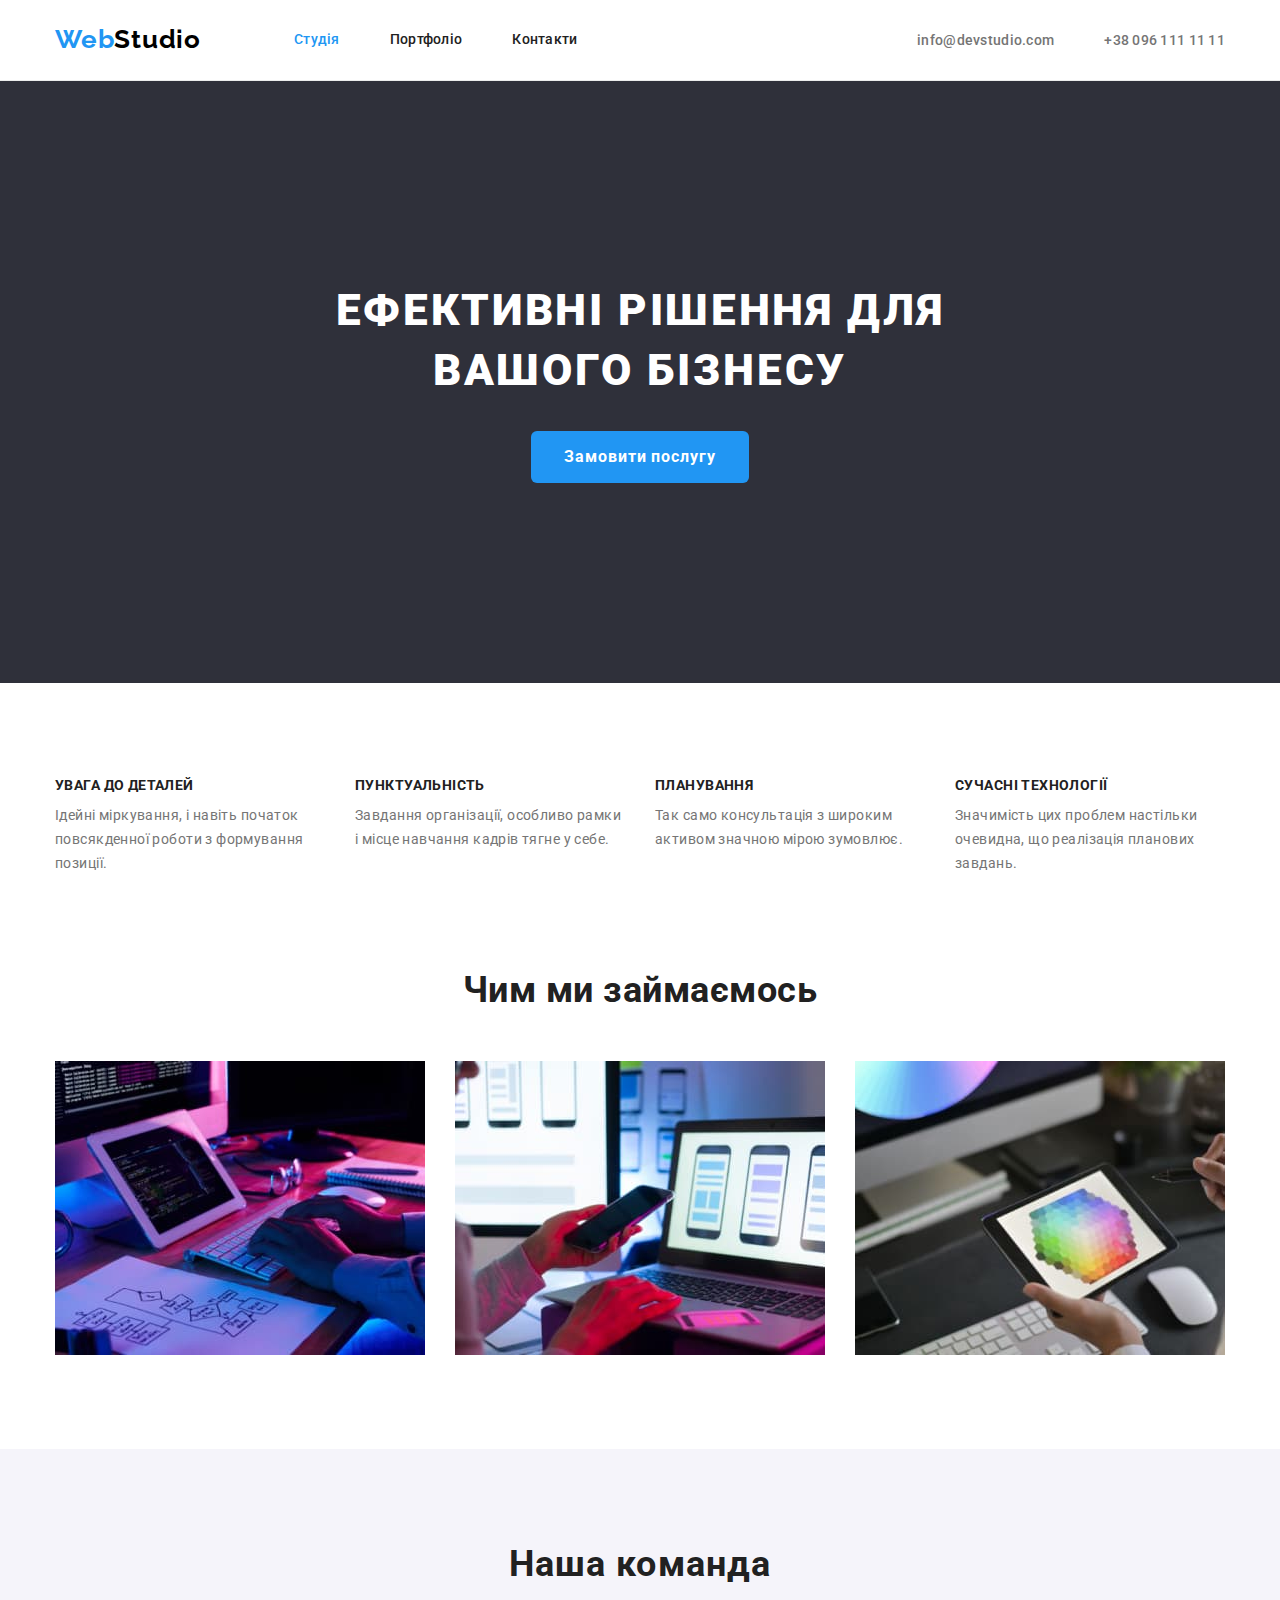
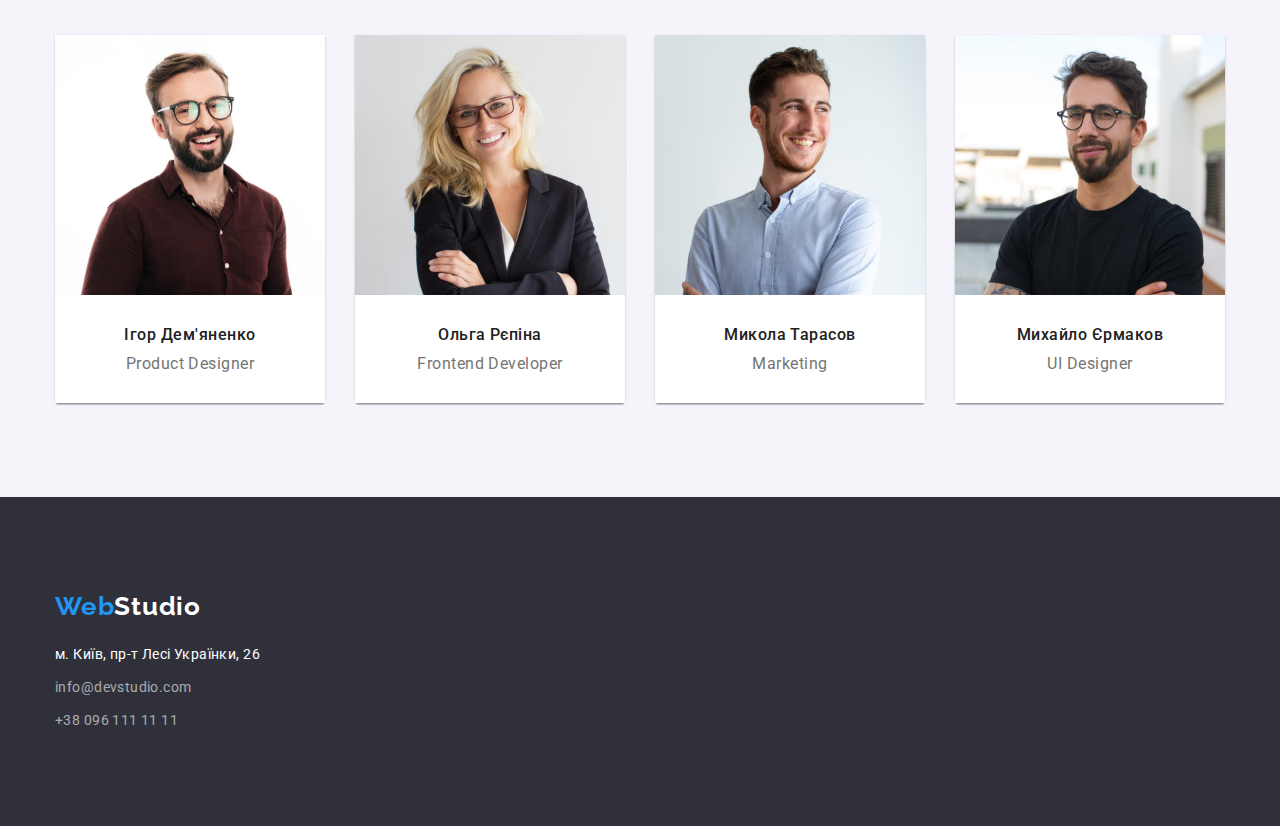
<file: index.html>
<!DOCTYPE html>
<html lang="uk">
  <head>
    <meta charset="UTF-8" />
    <meta name="description" content="Ефективні рішення для вашого бізнесу" />
    <meta http-equiv="X-UA-Compatible" content="IE=edge" />
    <title>Web Studio (Verion 2.1)</title>
    <!-- Шрифти -->
    <link rel="preconnect" href="https://fonts.googleapis.com" />
    <link rel="preconnect" href="https://fonts.gstatic.com" crossorigin />
    <link
      href="https://fonts.googleapis.com/css2?family=Raleway:wght@700&family=Roboto:wght@400;500;700;900&display=swap"
      rel="stylesheet"
    />
    <!--Нормалізатор-->
    <link
      rel="stylesheet"
      href="https://cdnjs.cloudflare.com/ajax/libs/modern-normalize/1.1.0/modern-normalize.min.css"
    />
    <!-- Стилі -->
    <link rel="stylesheet" href="./css/styles.css" />
  </head>
  <body>
    <!--Шапка сайту-->
    <header class="header">
      <div class="container container-header">
        <a class="site-logo" href="./index.html">Web<span class="logo-black">Studio</span></a>
        <nav class="header-navigation">
          <ul class="heder-navi-list list">
            <!--Посилання для переходу на інші сторінки нашого сайту-->
            <li class="list">
              <a class="list-description touch" href="./index.html">Студія</a>
            </li>
            <li class="list"><a class="list-description" href="./portfolio.html">Портфоліо</a></li>
            <li class="list"><a class="list-description" href="/contacts">Контакти</a></li>
          </ul>
        </nav>
        <ul class="list-contacts list">
          <li class="list-con">
            <a class="header-contact" href="mailto:info@devstudio.com">info@devstudio.com</a>
          </li>
          <li class="list-con">
            <a class="header-contact" href="tel:+380961111111">+38 096 111 11 11</a>
          </li>
        </ul>
      </div>
    </header>
    <!--Основний контент-->
    <main class="main">
      <!--Заголовок-->
      <section class="section-head section">
        <div class="container">
          <h1 class="head-text">Ефективні рішення для вашого бізнесу</h1>
          <button type="button" class="button-order">Замовити послугу</button>
        </div>
      </section>
      <!--Особливості-->
      <section class="section specials">
        <div class="container">
          <h2 class="visually-hidden">Особливсоті команди</h2>
          <ul class="list-specials list">
            <li class="list-specials-item">
              <h3 class="specials-head">Увага до деталей</h3>
              <p class="specials-paragraph">
                Ідейні міркування, і навіть початок повсякденної роботи з формування позиції.
              </p>
            </li>
            <li class="list-specials-item">
              <h3 class="specials-head">Пунктуальність</h3>
              <p class="specials-paragraph">
                Завдання організації, особливо рамки і місце навчання кадрів тягне у себе.
              </p>
            </li>
            <li class="list-specials-item">
              <h3 class="specials-head">Планування</h3>
              <p class="specials-paragraph">
                Так само консультація з широким активом значною мірою зумовлює.
              </p>
            </li>
            <li class="list-specials-item">
              <h3 class="specials-head">Сучасні технології</h3>
              <p class="specials-paragraph">
                Значимість цих проблем настільки очевидна, що реалізація планових завдань.
              </p>
            </li>
          </ul>
        </div>
      </section>
      <!--Чим ми займаємось-->
      <section class="section work">
        <div class="container">
          <h2 class="work-head">Чим ми займаємось</h2>
          <ul class="work-list list">
            <li class="work-item">
              <img
                class="work-image"
                src="images/img1.jpg"
                alt="Ipad Air з клавіатурою на сірому дерев'яному столі"
                width="370"
                height="294"
              />
            </li>
            <li class="work-item">
              <img
                class="work-image"
                src="images/img2.jpg"
                alt="Iphone в руці та ноутбук на столі"
                width="370"
                height="294"
              />
            </li>
            <li class="work-item">
              <img
                class="work-image"
                src="images/img3.jpg"
                alt="Ipad в руці з кольоровою картинкою"
                width="370"
                height="294"
              />
            </li>
          </ul>
        </div>
      </section>
      <!--Наша команда-->
      <section class="section team">
        <div class="container">
          <h2 class="team-head">Наша команда</h2>
          <ul class="team-list list">
            <li class="team-item">
              <img
                class="team-image"
                src="images/img4.jpg"
                alt="Чоловік в окулярах посміхається"
                width="270"
                height="260"
              />
              <div class="teamate-cntnr">
                <h3 class="teamate">Ігор Дем'яненко</h3>
                <p class="teamate-position">Product Designer</p>
              </div>
            </li>
            <li class="team-item">
              <img
                class="team-image"
                src="images/img5.jpg"
                alt="Світловолоса жінка в окулярах посміхається"
                width="270"
                height="260"
              />
              <div class="teamate-cntnr">
                <h3 class="teamate">Ольга Рєпіна</h3>
                <p class="teamate-position">Frontend Developer</p>
              </div>
            </li>
            <li class="team-item">
              <img
                class="team-image"
                src="images/img6.jpg"
                alt="Чоловік в голубій сорочці посміхається"
                width="270"
                height="260"
              />
              <div class="teamate-cntnr">
                <h3 class="teamate">Микола Тарасов</h3>
                <p class="teamate-position">Marketing</p>
              </div>
            </li>
            <li class="team-item">
              <img
                class="team-image"
                src="images/img7.jpg"
                alt="Чоловік з бродою в темній футболці посміхається"
                width="270"
                height="260"
              />
              <div class="teamate-cntnr">
                <h3 class="teamate">Михайло Єрмаков</h3>
                <p class="teamate-position">UI Designer</p>
              </div>
            </li>
          </ul>
        </div>
      </section>
    </main>
    <!--Нижня частина-->
    <footer class="section footer">
      <div class="container">
        <a class="footer-site-logo logofooter" href="./index.html"
          >Web<span class="logo-white">Studio</span></a
        >
        <address class="adress">
          <ul class="adress-list list">
            <li class="adress-item">
              <a
                class="link"
                href="https://goo.gl/maps/pMzpVghWTdphN7kk7"
                target="_blank"
                rel="noopener noreferrer"
                >м. Київ, пр-т Лесі Українки, 26
              </a>
            </li>
            <li class="adress-item">
              <a class="footer-contact" href="mailto:info@devstudio.com">info@devstudio.com</a>
            </li>
            <li class="adress-item">
              <a class="footer-contact" href="tel:+380961111111">+38 096 111 11 11</a>
            </li>
          </ul>
        </address>
      </div>
    </footer>
  </body>
</html>
</file>
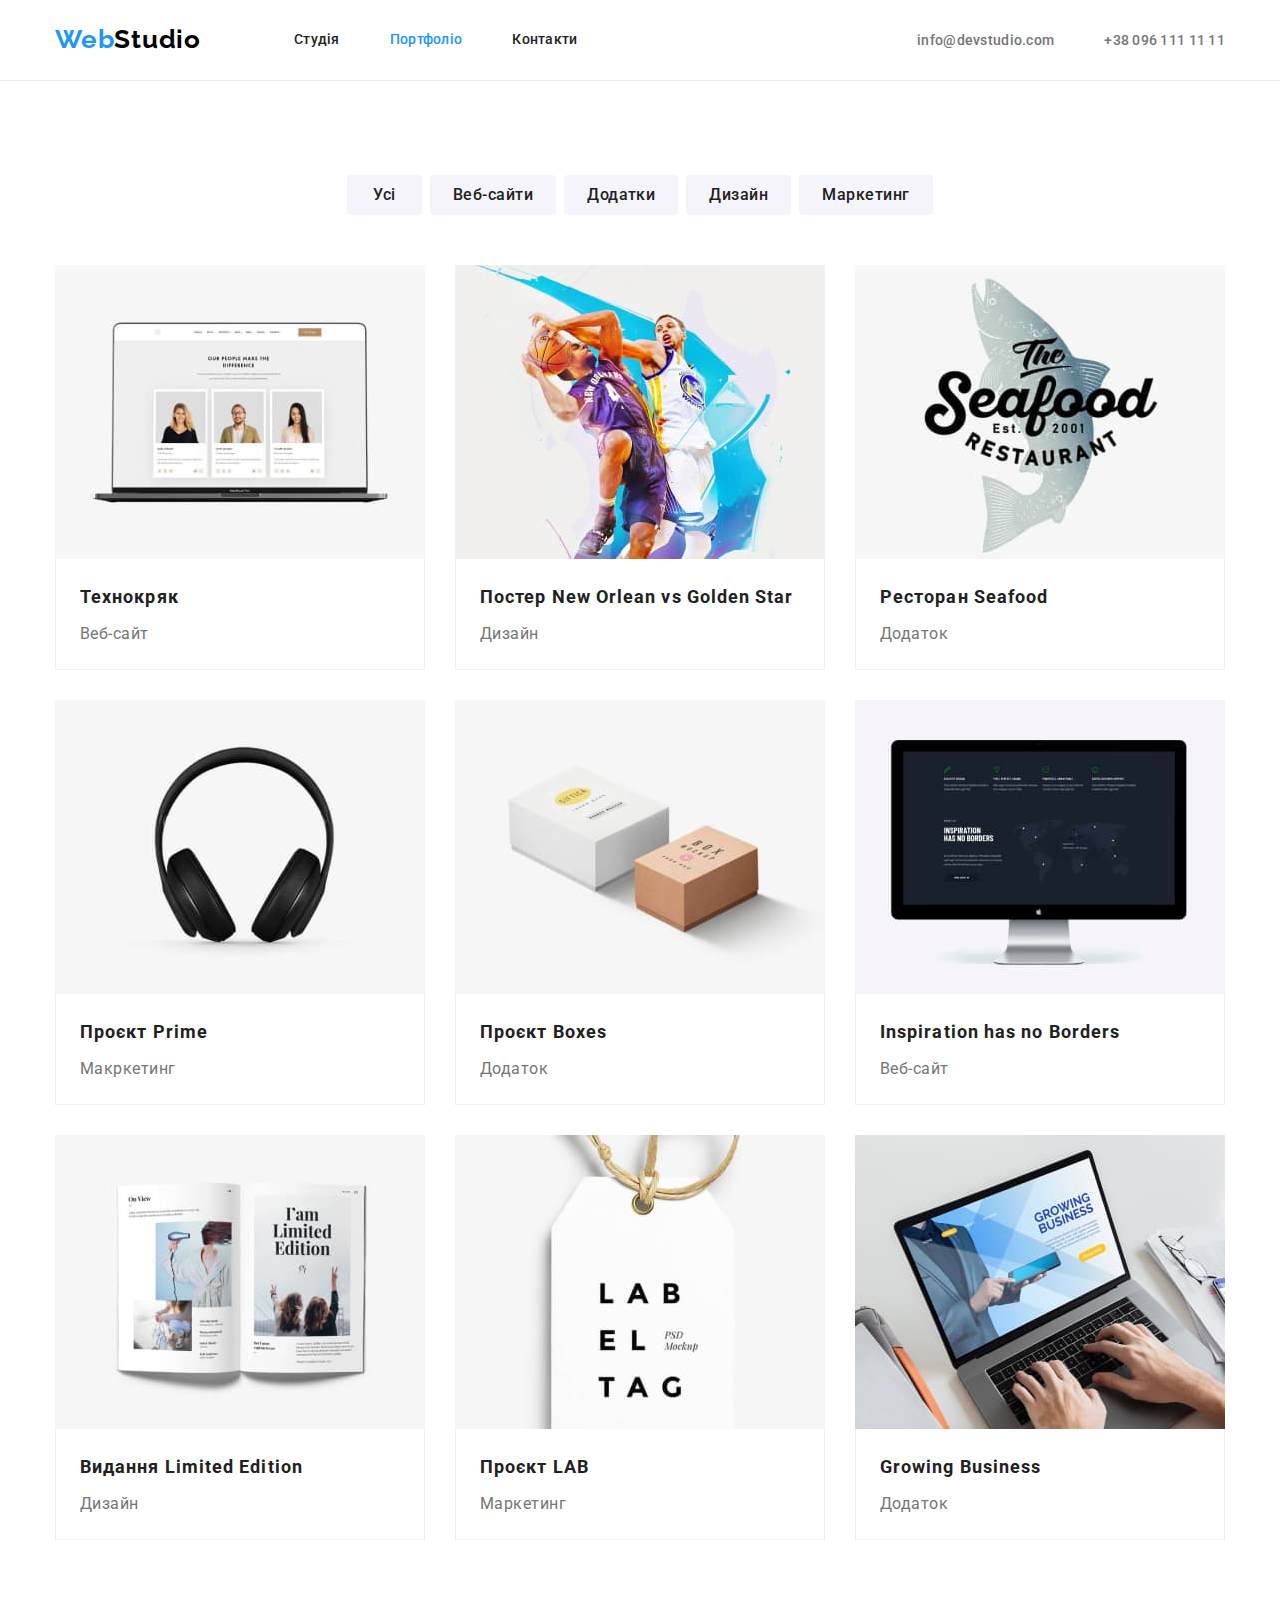
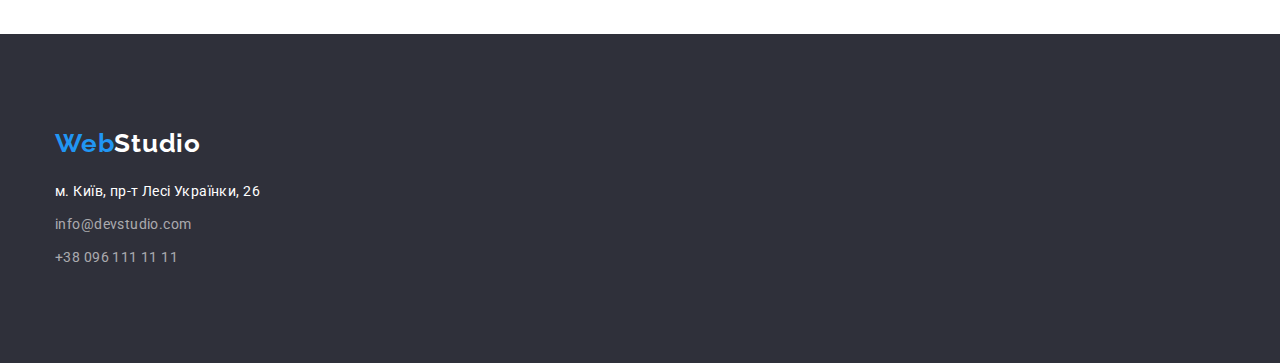
<file: portfolio.html>
<!DOCTYPE html>
<html lang="uk">
  <head>
    <meta charset="UTF-8" />
    <meta name="description" content="Ефективні рішення для вашого бізнесу" />
    <meta http-equiv="X-UA-Compatible" content="IE=edge" />
    <title>Web Studio (Verion 2.1)</title>
    <!-- Шрифти -->
    <link rel="preconnect" href="https://fonts.googleapis.com" />
    <link rel="preconnect" href="https://fonts.gstatic.com" crossorigin />
    <link
      href="https://fonts.googleapis.com/css2?family=Raleway:wght@700&family=Roboto:wght@400;500;700;900&display=swap"
      rel="stylesheet"
    />
    <!--Нормалізатор-->
    <link
      rel="stylesheet"
      href="https://cdnjs.cloudflare.com/ajax/libs/modern-normalize/1.1.0/modern-normalize.min.css"
    />
    <!-- Стилі -->
    <link rel="stylesheet" href="./css/styles.css" />
  </head>
  <body>
    <!--Шапка сайту-->
    <header class="header">
      <div class="container container-header">
        <a class="site-logo" href="./index.html">Web<span class="logo-black">Studio</span></a>
        <nav class="header-navigation">
          <ul class="heder-navi-list list">
            <!--Посилання для переходу на інші сторінки нашого сайту-->
            <li class="list">
              <a class="list-description" href="./index.html">Студія</a>
            </li>
            <li class="list">
              <a class="list-description touch" href="./portfolio.html">Портфоліо</a>
            </li>
            <li class="list"><a class="list-description" href="/contacts">Контакти</a></li>
          </ul>
        </nav>
        <ul class="list-contacts list">
          <li class="list-con">
            <a class="header-contact" href="mailto:info@devstudio.com">info@devstudio.com</a>
          </li>
          <li class="list-con">
            <a class="header-contact" href="tel:+380961111111">+38 096 111 11 11</a>
          </li>
        </ul>
      </div>
    </header>
    <!--Контент портфоліо-->
    <main class="portpholio-main">
      <section class="section portpholio">
        <div class="container">
          <h1 class="visually-hidden">Кнопки з проектами</h1>
          <ul class="buttons-folio-list list">
            <li class="button-description-f">
              <button type="button" class="inlist-button-pholio all">Усі</button>
            </li>
            <li class="button-description-f">
              <button type="button" class="inlist-button-pholio">Веб-сайти</button>
            </li>
            <li class="button-description-f">
              <button type="button" class="inlist-button-pholio">Додатки</button>
            </li>
            <li class="button-description-f">
              <button type="button" class="inlist-button-pholio">Дизайн</button>
            </li>
            <li class="button-description-f">
              <button type="button" class="inlist-button-pholio">Маркетинг</button>
            </li>
          </ul>
          <!--Фото проектів-->
          <ul class="projects list">
            <li class="project-card">
              <a class="links portfolio-link" href="">
                <img
                  src="./images/portpholio/img.jpg"
                  alt="ноутбук з відкритим сайтом технокряка"
                  width="370"
                  height="294"
                />
                <div class="portfolio-pictures">
                  <h2 class="project-head">Технокряк</h2>
                  <p class="project-info">Веб-сайт</p>
                </div>
              </a>
            </li>
            <li class="project-card">
              <a class="links portfolio-link" href="">
                <img
                  src="./images/portpholio/img(1).jpg"
                  alt="два баскетболіста з мячем в руках"
                  width="370"
                  height="294"
                />
                <div class="portfolio-pictures">
                  <h2 class="project-head">Постер New Orlean vs Golden Star</h2>
                  <p class="project-info">Дизайн</p>
                </div>
              </a>
            </li>
            <li class="project-card">
              <a class="links portfolio-link" href="">
                <img
                  src="./images/portpholio/img(2).jpg"
                  alt="логотип ресторана Seafood"
                  width="370"
                  height="294"
                />
                <div class="portfolio-pictures">
                  <h2 class="project-head">Ресторан Seafood</h2>
                  <p class="project-info">Додаток</p>
                </div>
              </a>
            </li>
            <li class="project-card">
              <a class="links portfolio-link" href="">
                <img
                  src="./images/portpholio/img(3).jpg"
                  alt="безпровідні чорні навушники"
                  width="370"
                  height="294"
                />
                <div class="portfolio-pictures">
                  <h2 class="project-head">Проєкт Prime</h2>
                  <p class="project-info">Макркетинг</p>
                </div>
              </a>
            </li>
            <li class="project-card">
              <a class="links portfolio-link" href="">
                <img
                  src="./images/portpholio/img(4).jpg"
                  alt="2 закриті картонних коробки"
                  width="370"
                  height="294"
                />
                <div class="portfolio-pictures">
                  <h2 class="project-head">Проєкт Boxes</h2>
                  <p class="project-info">Додаток</p>
                </div>
              </a>
            </li>
            <li class="project-card">
              <a class="links portfolio-link" href="">
                <img
                  src="./images/portpholio/img(5).jpg"
                  alt="iMac з відкритим сайтом"
                  width="370"
                  height="294"
                />
                <div class="portfolio-pictures">
                  <h2 class="project-head">Inspiration has no Borders</h2>
                  <p class="project-info">Веб-сайт</p>
                </div>
              </a>
            </li>
            <li class="project-card">
              <a class="links portfolio-link" href="">
                <img
                  src="./images/portpholio/img(6).jpg"
                  alt="відкрита книга з текстом та картинками"
                  width="370"
                  height="294"
                />
                <div class="portfolio-pictures">
                  <h2 class="project-head">Видання Limited Edition</h2>
                  <p class="project-info">Дизайн</p>
                </div>
              </a>
            </li>
            <li class="project-card">
              <a class="links portfolio-link" href="">
                <img
                  src="./images/portpholio/img(7).jpg"
                  alt="білий ярлик з текстом"
                  width="370"
                  height="294"
                />
                <div class="portfolio-pictures">
                  <h2 class="project-head">Проєкт LAB</h2>
                  <p class="project-info">Маркетинг</p>
                </div>
              </a>
            </li>
            <li class="project-card">
              <a class="links portfolio-link" href="">
                <img
                  src="./images/portpholio/img(8).jpg"
                  alt="презентація додатка на MacBook"
                  width="370"
                  height="294"
                />
                <div class="portfolio-pictures">
                  <h2 class="project-head">Growing Business</h2>
                  <p class="project-info">Додаток</p>
                </div>
              </a>
            </li>
          </ul>
        </div>
      </section>
    </main>
    <!--Нижня частина-->
    <footer class="section footer">
      <div class="container">
        <a class="footer-site-logo logofooter" href="./index.html"
          >Web<span class="logo-white">Studio</span></a
        >
        <address class="adress">
          <ul class="adress-list list">
            <li class="adress-item">
              <a
                class="link"
                href="https://goo.gl/maps/pMzpVghWTdphN7kk7"
                target="_blank"
                rel="noopener noreferrer"
                >м. Київ, пр-т Лесі Українки, 26
              </a>
            </li>
            <li class="adress-item">
              <a class="footer-contact" href="mailto:info@devstudio.com">info@devstudio.com</a>
            </li>
            <li class="adress-item">
              <a class="footer-contact" href="tel:+380961111111">+38 096 111 11 11</a>
            </li>
          </ul>
        </address>
      </div>
    </footer>
  </body>
</html>
</file>
<file: css/styles.css>
:root {
  /*основні кольори*/
  --primary-text-color: #212121;
  --secondary-text-color: #757575;
  --white-text-color: #ffffff;
  --accent-color: #2196f3;
  --black-logo-color: #000000;
  --footer-text-color: rgba(255, 255, 255, 0.6);
  --white-background-color: #ffffff;
  --head-background-color: #2f303a;
  --team-background-color: #f5f4fa;
}
/*каркас сайту*/
body {
  font-family: 'Roboto';
  font-style: normal;
  letter-spacing: 0.03em;
  background-color: var(--white-background-color);
  color: var(--primary-text-color);
}

.section {
  padding-top: 94px;
  padding-bottom: 94px;
}

.container {
  margin-left: auto;
  margin-right: auto;
  max-width: 1200px;
  padding-left: 15px;
  padding-right: 15px;

  /* outline: 2px solid tomato; */
}
.list {
  margin: 0;
  padding: 0;
}

.visually-hidden {
  position: absolute;
  width: 1px;
  height: 1px;
  margin: -1px;
  border: 0;
  padding: 0;

  white-space: nowrap;
  clip-path: inset(100%);
  clip: rect(0 0 0 0);
  overflow: hidden;
}

h1,
h2,
h3,
h4,
h5,
h6,
p {
  margin: 0;
}

ul {
  list-style: none;
}

a {
  text-decoration: none;
}

.button-order,
.inlist-button-pholio {
  cursor: pointer;
}

img {
  display: block;
}
/*-----header---------*/
.header {
  border-bottom: 1px solid #ececec;
}
.container-header {
  display: flex;
  align-items: center;
}

.heder-navi-list {
  display: flex;
  align-items: center;
  margin-left: 93px;
}

.heder-navi-list .list:not(:last-child) {
  margin-right: 50px;
}

.heder-navi-list .list-description {
  display: block;
  padding-top: 32px;
  padding-bottom: 32px;
}

.list-contacts .header-contact + .header-contact {
  margin-left: 50px;
}

.list-contacts {
  display: flex;
  margin-left: auto;
}

.list-contacts .list-con + .list-con {
  margin-left: 50px;
}

.header-navigation {
  display: flex;
  align-items: center;

  font-weight: 500;
  font-size: 14px;
  line-height: 1.14;
  letter-spacing: 0.02em;
  color: var(--primary-text-color);
}

.list-description {
  font-weight: 500;
  font-size: 14px;
  line-height: 1.14;
  letter-spacing: 0.02em;
  color: var(--primary-text-color);
}

.header-contact {
  display: flex;
  font-weight: 500;
  font-size: 14px;
  line-height: 16px;
  letter-spacing: 0.02em;
  color: var(--secondary-text-color);
}

.list-description:hover,
.list-description:focus,
.header-contact:hover,
.header-contact:focus,
.footer-contact:hover,
.footer-contact:focus,
.link:hover,
.link:focus {
  color: var(--accent-color);
}

.list-description.touch {
  color: var(--accent-color);
}

/*синій логотип*/
.site-logo {
  font-family: 'Raleway';
  font-style: normal;
  font-weight: 700;
  font-size: 26px;
  line-height: 31px;
  letter-spacing: 0.03em;
  color: var(--accent-color);
}

.logo-black {
  color: var(--black-logo-color);
}

/* -----нижня частина------- */
.footer {
  background-color: #2f303a;
}

.footer .logofooter {
  display: inline-block;
  margin-bottom: 20px;
}

.adress-item:not(:last-child) {
  margin-bottom: 9px;
}

.footer-site-logo {
  font-family: 'Raleway';
  font-style: normal;
  font-weight: 700;
  font-size: 26px;
  line-height: 31px;
  color: var(--accent-color);
  letter-spacing: 0.03em;
}

.logo-white {
  color: var(--white-text-color);
}

.link {
  font-size: 14px;
  line-height: 24px;
  letter-spacing: 0.03em;
  color: var(--white-text-color);
  font-style: normal;
}

.footer-contact {
  font-size: 14px;
  line-height: 24px;
  letter-spacing: 0.03em;
  color: var(--footer-text-color);
  font-style: normal;
}

/*-------Студія--------*/
/*-------------------- */
/*-----Заголовок------*/

.section-head {
  background-color: #2f303a;
  text-align: center;
  padding-top: 200px;
  padding-bottom: 200px;
}

.head-text {
  font-weight: 900;
  font-size: 44px;
  line-height: 1.36;
  letter-spacing: 0.06em;
  text-transform: uppercase;
  color: var(--white-text-color);
  text-align: center;
  width: 696px;

  margin-left: auto;
  margin-right: auto;
  margin-bottom: 30px;
}

.button-order {
  font-weight: 700;
  font-size: 16px;
  line-height: 30px;
  align-items: center;
  text-align: center;
  letter-spacing: 0.06em;
  background-color: var(--accent-color);
  color: var(--white-text-color);
  border: 1px solid transparent;
  display: inline-block;

  border-radius: 6px;
  padding: 10px 32px;
  margin: auto;
  display: flex;
}

.button-order:hover,
.button-order:focus {
  background-color: var(--white-text-color);
  color: var(--accent-color);
}

/*----------особливості-------*/

.list-specials {
  display: flex;
  gap: 30px;
}

.list-specials-item {
  width: 270px;
}

.specials-head {
  margin-bottom: 10px;

  font-weight: 700;
  font-size: 14px;
  line-height: 16px;
  letter-spacing: 0.03em;
  text-transform: uppercase;
  margin-bottom: 10px;
}

.specials-paragraph {
  font-size: 14px;
  line-height: 24px;
  letter-spacing: 0.03em;
  color: var(--secondary-text-color);
}

/* ----------чим ми займаємось---------- */
.work {
  padding-top: 0;
}

.work-head {
  margin-bottom: 50px;

  font-weight: 700;
  font-size: 36px;
  line-height: 1.17;
  text-align: center;
  color: var(--primary-text-color);
}

.work-list {
  display: flex;
  gap: 30px;
}

/* ------наша команда------- */
.team {
  background-color: var(--team-background-color);
}

.team-item {
  box-shadow: 0px 1px 3px rgba(0, 0, 0, 0.12), 0px 1px 1px rgba(0, 0, 0, 0.14),
    0px 2px 1px rgba(0, 0, 0, 0.2);
  border-radius: 0px 0px 4px 4px;
}

.teamate-cntnr {
  background-color: var(--white-background-color);
  padding-top: 30px;
  padding-bottom: 30px;
  text-align: center;
}

.team-head {
  margin-bottom: 50px;

  font-weight: 700;
  font-size: 36px;
  line-height: 42px;
  text-align: center;
  letter-spacing: 0.03em;
  color: var(--primary-text-color);
}

.team-list {
  display: flex;
  gap: 30px;
}

.teamate {
  margin-bottom: 10px;

  font-weight: 500;
  font-size: 16px;
  line-height: 19px;
  text-align: center;
  letter-spacing: 0.03em;
  color: var(--primary-text-color);
}

.teamate-position {
  font-size: 16px;
  line-height: 19px;
  text-align: center;
  letter-spacing: 0.03em;
  color: var(--secondary-text-color);
}

/*-------Портфоліо------*/
.buttons-folio {
  margin-bottom: 50px;
  text-align: center;
}

.buttons-folio-list {
  display: flex;
  justify-content: center;
  gap: 8px;

  margin-bottom: 50px;
}

.inlist-button-pholio {
  margin: auto;
  padding: 6px 22px;

  font-weight: 500;
  font-size: 16px;
  line-height: 26px;
  text-align: center;
  letter-spacing: 0.03em;
  background-color: var(--team-background-color);
  color: var(--primary-text-color);
  border: 1px solid transparent;

  border-radius: 4px;
}

.projects {
  display: flex;
  flex-wrap: wrap;
  gap: 30px;
}

.all {
  min-width: 73px;
  padding: 6px 25px;
}
.inlist-button-pholio:hover,
.inlist-button-pholio:focus {
  background-color: var(--accent-color);
  color: var(--white-text-color);
  box-shadow: 0px 3px 1px rgba(0, 0, 0, 0.1), 0px 1px 2px rgba(0, 0, 0, 0.08),
    0px 2px 2px rgba(0, 0, 0, 0.12);
}

/* a.links {
  text-decoration: none;
  color: #000000;
} */

.portfolio-pictures {
  padding: 20px 24px;
  border: 1px solid #eeeeee;
  border-top: none;
}

.project-head {
  font-weight: 700;
  font-size: 18px;
  line-height: 36px;
  letter-spacing: 0.06em;
  color: var(--primary-text-color);

  margin-bottom: 4px;
}

.project-info {
  font-size: 16px;
  line-height: 30px;
  letter-spacing: 0.03em;
  color: var(--secondary-text-color);
}
</file>
